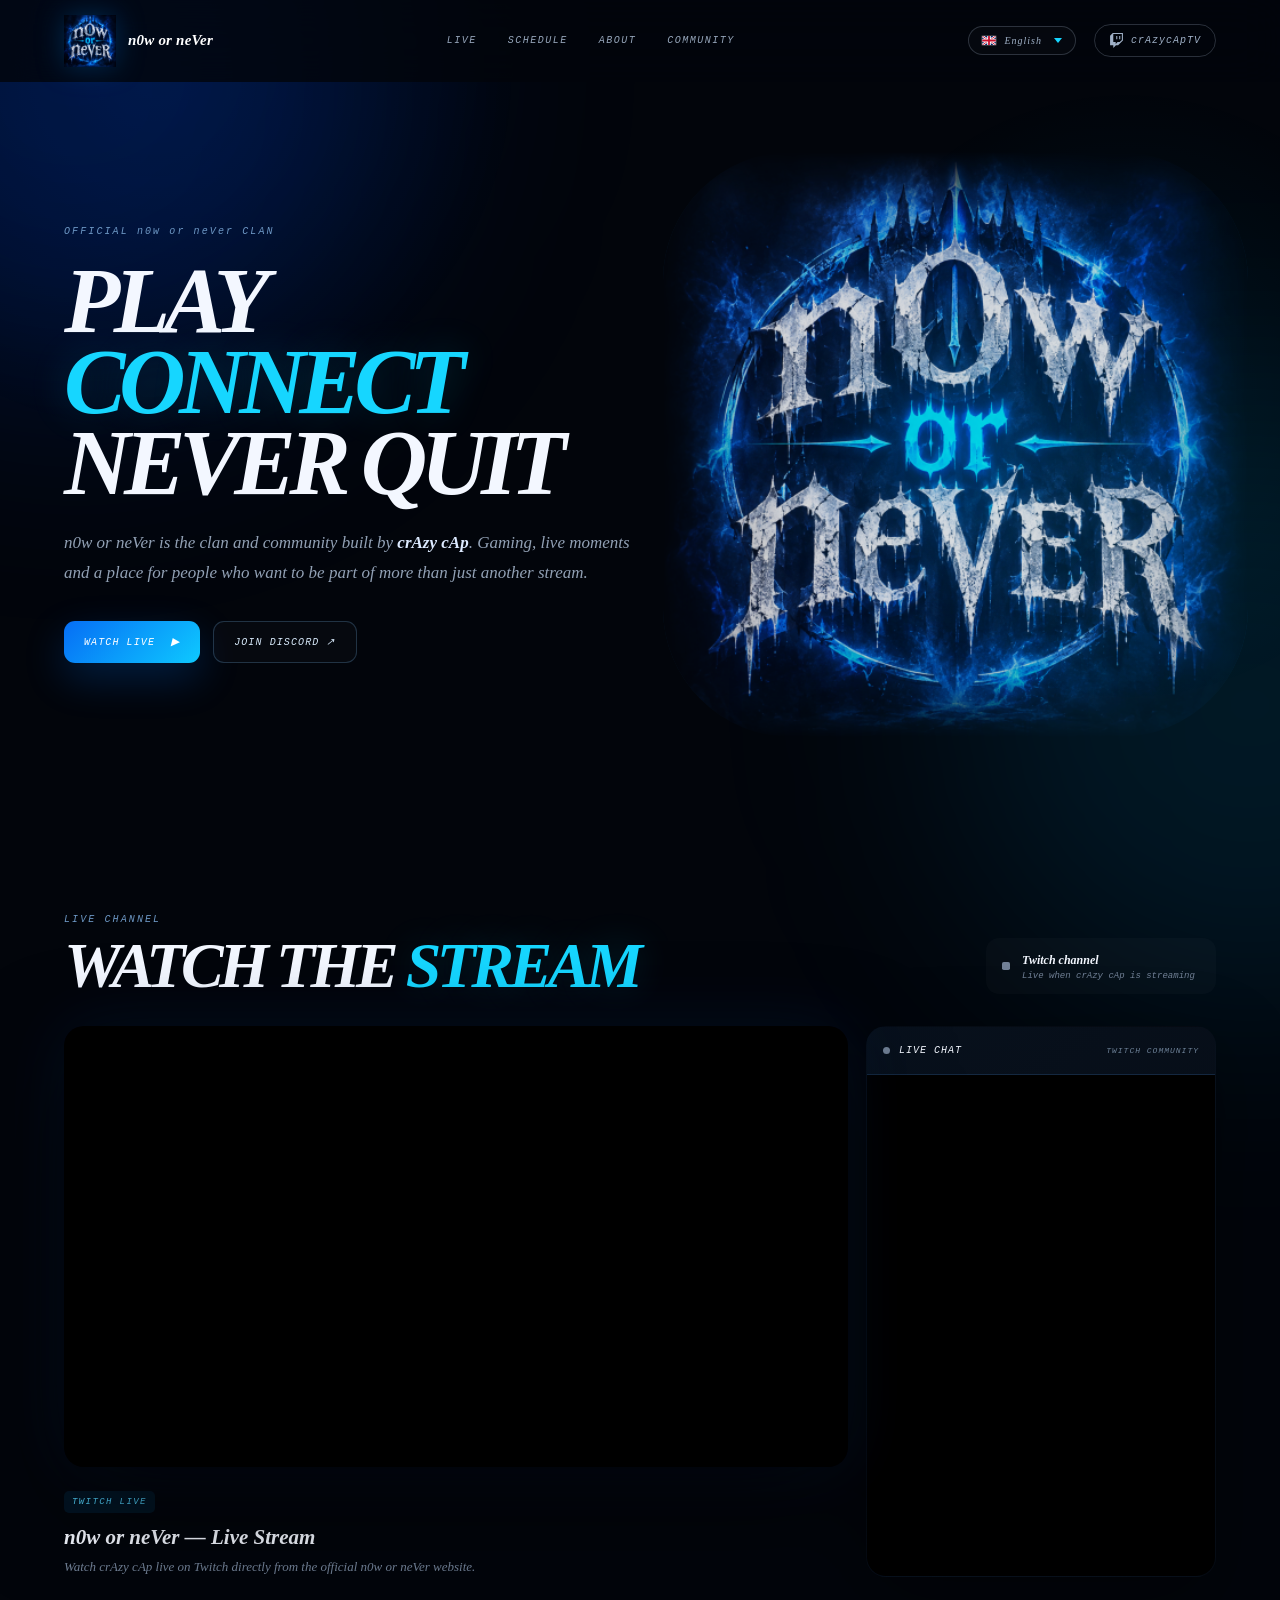
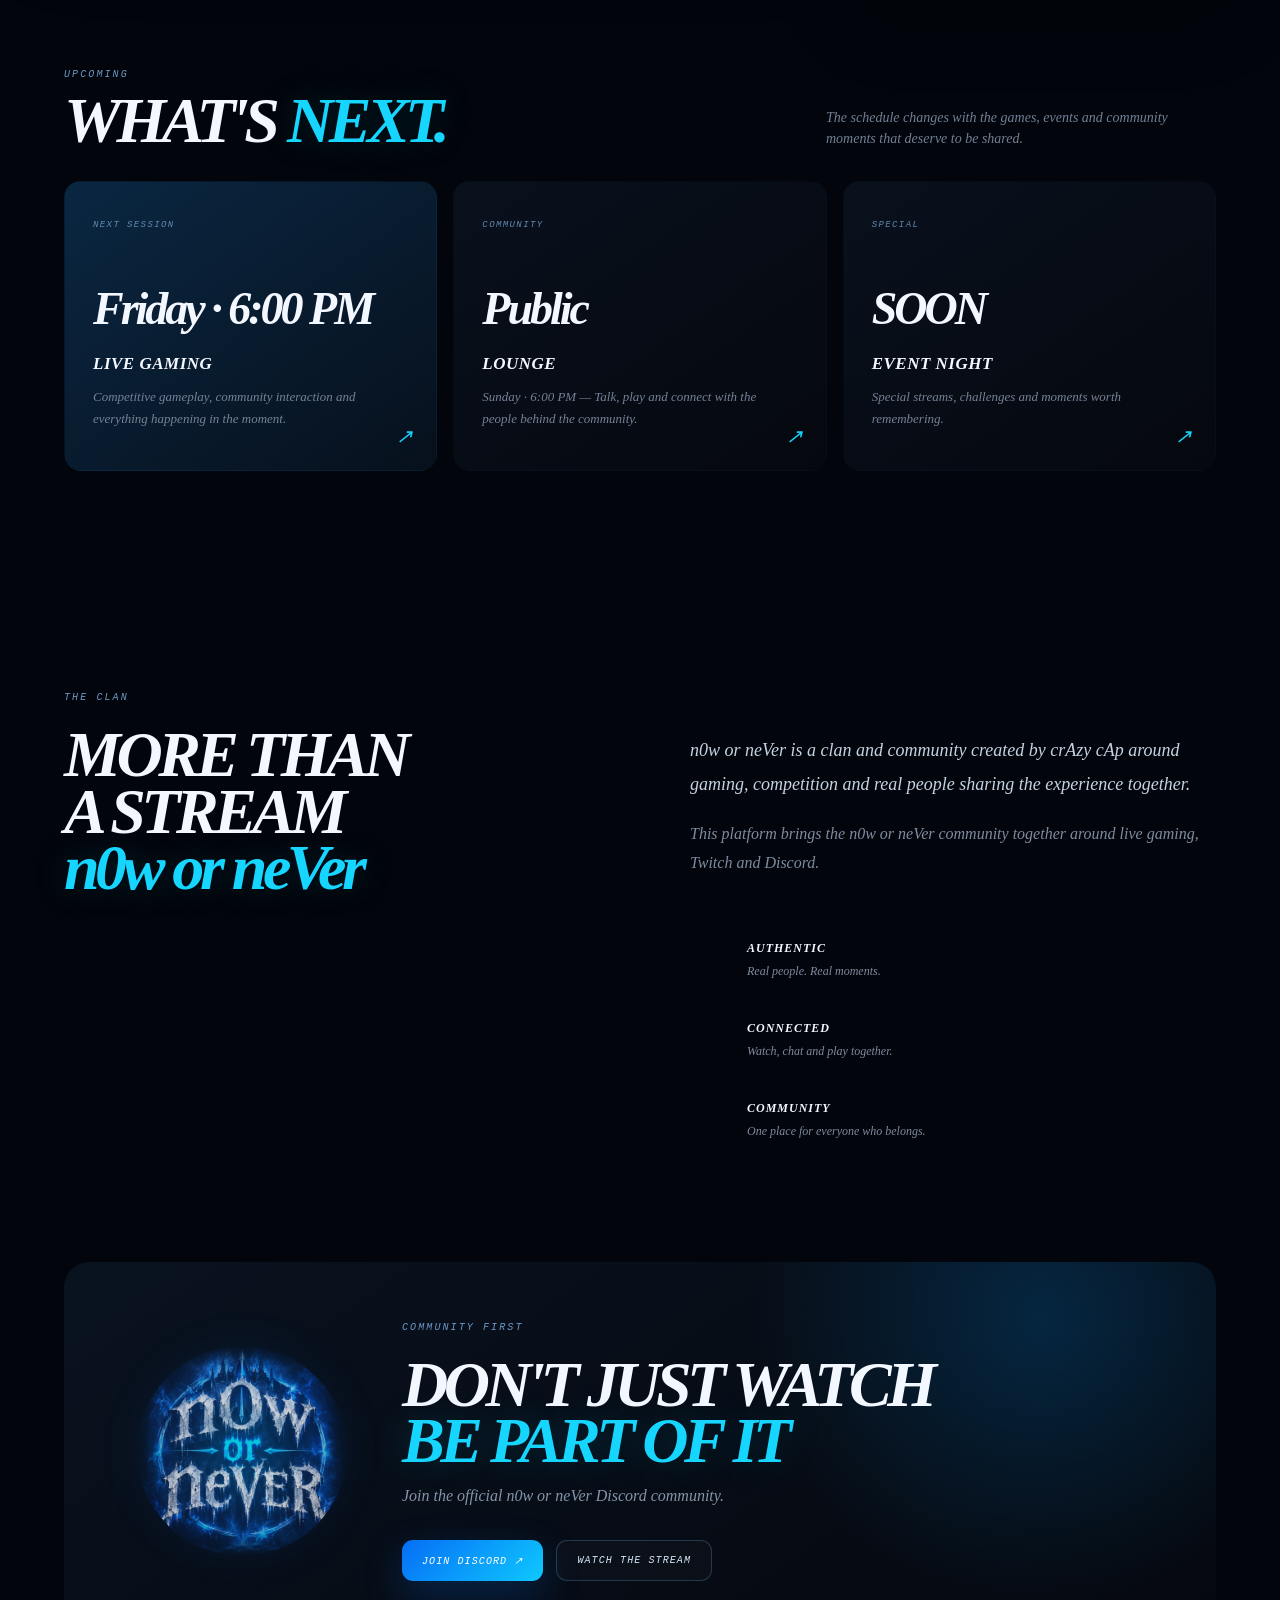
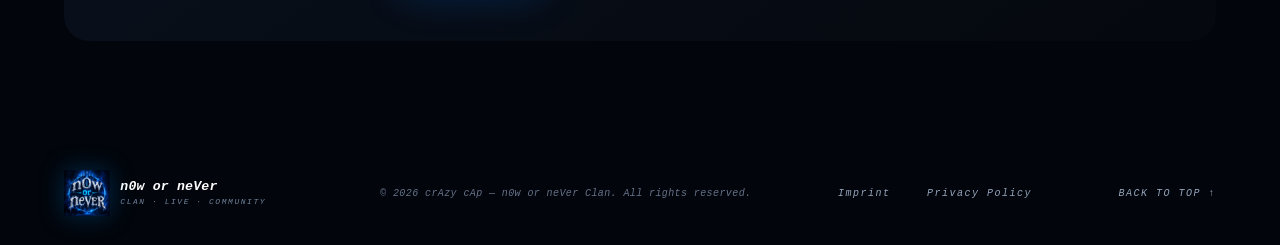
<file: index.html>
<!DOCTYPE html>
<html lang="en">
 <head>
  <meta charset="utf-8"/>
  <meta content="width=device-width, initial-scale=1.0" name="viewport"/>
  <meta content="n0w or neVer &mdash; official clan, live stream and community by crAzy cAp." name="description"/>
  <meta content="#020713" name="theme-color"/>
  <title>
   n0w or neVer | Live by crAzy cAp
  </title>
  <!-- CSS -->
  <link href="style.css" rel="stylesheet"/>
 </head>
 <body>
  <!-- Background -->
  <div class="ambient ambient-a">
  </div>
  <div class="ambient ambient-b">
  </div>
  <div class="grid">
  </div>
  <!-- =====================================================
       HEADER
  ====================================================== -->
  <header class="site-header">
   <!-- Logo -->
   <a aria-label="n0w or neVer home" class="brand" href="#top">
    <img alt="n0w or neVer logo" class="brand-logo" src="logo.png"/>
    <span class="brand-copy">
     <strong>
      n0w or neVer
     </strong>
    </span>
   </a>
   <!-- Navigation -->
   <nav aria-label="Main navigation" class="desktop-nav">
    <a data-i18n="nav_live" href="#live">
     LIVE
    </a>
    <a data-i18n="nav_schedule" href="#schedule">
     SCHEDULE
    </a>
    <a data-i18n="nav_about" href="#about">
     ABOUT
    </a>
    <a data-i18n="nav_community" href="#community">
     COMMUNITY
    </a>
   </nav>
   <!-- Header Status -->
   <div class="header-actions">
    <div class="language-switcher">
     <button aria-expanded="false" aria-haspopup="true" aria-label="Select language" class="language-dropdown-button" id="languageDropdownButton" type="button">
      <svg class="language-flag flag-gb" aria-hidden="true" viewBox="0 0 60 40" role="img">
       <rect width="60" height="40" fill="#012169"/>
       <path d="M0 0 60 40M60 0 0 40" stroke="#fff" stroke-width="10"/>
       <path d="M0 0 60 40M60 0 0 40" stroke="#c8102e" stroke-width="4"/>
       <path d="M30 0v40M0 20h60" stroke="#fff" stroke-width="16"/>
       <path d="M30 0v40M0 20h60" stroke="#c8102e" stroke-width="8"/>
      </svg>
      <span class="language-label">English</span>
     </button>
     <div class="language-dropdown" id="languageDropdown" role="menu">
      <button class="language-option" data-lang="en" role="menuitem" type="button">
       <svg class="language-flag flag-gb" aria-hidden="true" viewBox="0 0 60 40" role="img">
        <rect width="60" height="40" fill="#012169"/>
        <path d="M0 0 60 40M60 0 0 40" stroke="#fff" stroke-width="10"/>
        <path d="M0 0 60 40M60 0 0 40" stroke="#c8102e" stroke-width="4"/>
        <path d="M30 0v40M0 20h60" stroke="#fff" stroke-width="16"/>
        <path d="M30 0v40M0 20h60" stroke="#c8102e" stroke-width="8"/>
       </svg>
       <span>English</span>
      </button>
      <button class="language-option" data-lang="de" role="menuitem" type="button">
       <svg class="language-flag flag-de" aria-hidden="true" viewBox="0 0 60 40" role="img">
        <rect width="60" height="40" fill="#ffce00"/>
         <rect width="60" height="13.33" fill="#000"/>
         <rect width="60" height="13.34" y="13.33" fill="#dd0000"/>
       </svg>
       <span>Deutsch</span>
      </button>
     </div>
    </div>
    <a class="live-indicator live-indicator-link" href="https://www.twitch.tv/crazycaptv" id="headerTwitchButton" rel="noopener" target="_blank">
     <svg aria-hidden="true" class="twitch-glyph" fill="currentColor" viewbox="0 0 24 24">
      <path d="M6 0 1.714 4.286v15.428h5.143V24l4.286-4.286h3.428L22.286 12V0Zm14.571 11.143-3.428 3.428h-3.429l-3 3v-3H6.857V1.714h13.714Z">
      </path>
      <path d="M11.571 4.714h1.715v5.143H11.57Zm4.715 0H18v5.143h-1.714Z">
      </path>
     </svg>
     <span id="headerStatus">
      crAzycApTV
     </span>
    </a>
    <!-- Mobile Menu -->
    <button aria-label="Open navigation" class="menu-button" id="menuButton" type="button">
     ☰
    </button>
   </div>
  </header>
  <!-- =====================================================
       MAIN
  ====================================================== -->
  <main id="top">
   <!-- =================================================
         HERO
    ================================================== -->
   <section class="hero section-shell">
    <!-- Hero Text -->
    <div class="hero-copy">
     <div class="eyebrow" data-i18n="hero_eyebrow">
      <span>
      </span>
      OFFICIAL n0w or neVer CLAN
     </div>
     <h1>
      PLAY
      <br/>
      <em>
       CONNECT
      </em>
      <br/>
      NEVER QUIT
     </h1>
     <p data-i18n="hero_desc">
      n0w or neVer is the clan and community built by
      <strong>
       crAzy cAp
      </strong>
      .

          Gaming, live moments and a place for people who want
          to be part of more than just another stream.
     </p>
     <!-- Hero Buttons -->
     <div class="hero-actions">
      <a class="button button-primary" data-i18n="hero_watch" href="#live">
       WATCH LIVE
       <b>
        ▶
       </b>
      </a>
      <a class="button button-ghost" data-i18n="hero_discord" href="https://discord.gg/TmPJpB9x" rel="noopener" target="_blank">
       JOIN DISCORD &nearrow;
      </a>
     </div>
    </div>
    <!-- Hero Logo -->
    <div aria-hidden="true" class="hero-visual">
     <div class="logo-aura">
     </div>
     <img alt="" class="hero-logo" src="logo.png"/>
    </div>
   </section>
   <!-- =================================================
         LIVE STREAM
    ================================================== -->
   <section class="live-section section-shell" id="live">
    <!-- Section Heading -->
    <div class="section-heading">
     <div>
      <span class="eyebrow" data-i18n="live_eyebrow">
       <span>
       </span>
       LIVE CHANNEL
      </span>
      <h2 data-i18n="live_heading">
       WATCH THE
       <em>
        STREAM
       </em>
      </h2>
     </div>
     <!-- Stream Status -->
     <div class="status-card">
      <i id="statusDot">
      </i>
      <div>
       <strong data-i18n="live_status" id="streamStatus">
        Twitch channel
       </strong>
       <span data-i18n="live_detail" id="statusDetail">
        Loading player&hellip;
       </span>
      </div>
     </div>
    </div>
    <!-- =================================================
           STREAM + CHAT
      ================================================== -->
    <div class="live-layout">
     <!-- VIDEO -->
     <div class="video-column">
      <div class="player-frame" id="playerFrame">
       <!-- Official Twitch Player -->
       <div class="twitch-player" id="twitchPlayer">
       </div>
      </div>
      <!-- Stream Footer -->
      <div class="stream-footer">
       <div class="stream-info">
        <span class="tag" data-i18n="stream_tag">
         TWITCH LIVE
        </span>
        <h3 data-i18n="stream_title">
         n0w or neVer &mdash; Live Stream
        </h3>
        <p data-i18n="stream_desc">
         Watch crAzy cAp live on Twitch directly from the
                official n0w or neVer website.
        </p>
       </div>
      </div>
     </div>
     <!-- =================================================
             LIVE CHAT
        ================================================== -->
     <aside aria-label="Twitch live chat" class="chat-frame">
      <div class="chat-header">
       <span class="chat-live-dot" id="chatLiveDot">
       </span>
       <strong data-i18n="chat_title">
        LIVE CHAT
       </strong>
       <span data-i18n="chat_subtitle">
        TWITCH COMMUNITY
       </span>
      </div>
      <!-- Official Twitch Chat -->
      <iframe allow="clipboard-write" id="twitchChat" title="n0w or neVer Twitch live chat">
      </iframe>
     </aside>
    </div>
   </section>
   <!-- =================================================
         SCHEDULE
    ================================================== -->
   <section class="section-shell schedule-section" id="schedule">
    <div class="section-heading compact">
     <div>
      <span class="eyebrow" data-i18n="schedule_eyebrow">
       <span>
       </span>
       UPCOMING
      </span>
      <h2 data-i18n="schedule_heading">
       WHAT'S
       <em>
        NEXT.
       </em>
      </h2>
     </div>
     <p class="section-intro" data-i18n="schedule_intro">
      The schedule changes with the games,
          events and community moments that deserve
          to be shared.
     </p>
    </div>
    <div class="schedule-grid">
     <!-- Schedule 1 -->
     <article class="schedule-card featured">
      <span class="schedule-label" data-i18n="schedule1_label">
       NEXT SESSION
      </span>
      <div class="schedule-time" data-i18n="schedule1_time">
       Friday · 6:00 PM
      </div>
      <h3 data-i18n="schedule1_title">
       LIVE GAMING
      </h3>
      <p data-i18n="schedule1_desc">
       Competitive gameplay,
            community interaction and everything happening in the moment.
      </p>
      <span class="schedule-arrow">
       &nearrow;
      </span>
     </article>
     <!-- Schedule 2 -->
     <article class="schedule-card">
      <span class="schedule-label" data-i18n="schedule2_label">
       COMMUNITY
      </span>
      <div class="schedule-time" data-i18n="schedule2_time">
       Public
      </div>
      <h3 data-i18n="schedule2_title">
       LOUNGE
      </h3>
      <p data-i18n="schedule2_desc">
       Talk, play and connect
            with the people behind
            the community.
      </p>
      <span class="schedule-arrow">
       &nearrow;
      </span>
     </article>
     <!-- Schedule 3 -->
     <article class="schedule-card">
      <span class="schedule-label" data-i18n="schedule3_label">
       SPECIAL
      </span>
      <div class="schedule-time" data-i18n="schedule3_time">
       SOON
      </div>
      <h3 data-i18n="schedule3_title">
       EVENT NIGHT
      </h3>
      <p data-i18n="schedule3_desc">
       Special streams,
            challenges and moments
            worth remembering.
      </p>
      <span class="schedule-arrow">
       &nearrow;
      </span>
     </article>
    </div>
   </section>
   <!-- =================================================
         ABOUT
    ================================================== -->
   <section class="about-section section-shell" id="about">
    <div class="about-big">
     <span class="eyebrow" data-i18n="about_eyebrow">
      <span>
      </span>
      THE CLAN
     </span>
     <h2 data-i18n="about_heading">
      MORE THAN
      <br/>
      A STREAM
      <br/>
      <em>
       n0w or neVer
      </em>
     </h2>
    </div>
    <div class="about-copy">
     <p class="lead" data-i18n="about_lead">
      n0w or neVer is a clan and community
          created by crAzy cAp around gaming,
          competition and real people sharing
          the experience together.
     </p>
     <p data-i18n="about_desc">
      This platform brings the n0w or neVer community
          together around live gaming, Twitch and Discord.
     </p>
     <!-- Principles -->
     <div class="principles">
      <div>
       <span>
       </span>
       <strong data-i18n="principle1_title">
        AUTHENTIC
       </strong>
       <p data-i18n="principle1_desc">
        Real people. Real moments.
       </p>
      </div>
      <div>
       <span>
       </span>
       <strong data-i18n="principle2_title">
        CONNECTED
       </strong>
       <p data-i18n="principle2_desc">
        Watch, chat and play together.
       </p>
      </div>
      <div>
       <span>
       </span>
       <strong data-i18n="principle3_title">
        COMMUNITY
       </strong>
       <p data-i18n="principle3_desc">
        One place for everyone who belongs.
       </p>
      </div>
     </div>
    </div>
   </section>
   <!-- =================================================
         COMMUNITY
    ================================================== -->
   <section class="community-cta section-shell" id="community">
    <!-- Community Logo -->
    <div class="cta-logo-wrap">
     <img alt="n0w or neVer" src="logo.png"/>
    </div>
    <!-- Community Content -->
    <div class="cta-content">
     <span class="eyebrow" data-i18n="community_eyebrow">
      <span>
      </span>
      COMMUNITY FIRST
     </span>
     <h2 data-i18n="community_heading">
      DON'T JUST WATCH
      <br/>
      <em>
       BE PART OF IT
      </em>
     </h2>
     <p data-i18n="community_desc">
      Join the official n0w or neVer Discord community.
     </p>
     <!-- Community Buttons -->
     <div class="hero-actions">
      <a class="button button-primary" data-i18n="community_discord" href="https://discord.gg/TmPJpB9x" rel="noopener" target="_blank">
       JOIN DISCORD &nearrow;
      </a>
      <a class="button button-ghost" data-i18n="community_watch" href="#live">
       WATCH THE STREAM
      </a>
     </div>
    </div>
   </section>
  </main>
  <!-- =====================================================
       FOOTER
  ====================================================== -->
  <footer>
   <!-- Footer Brand -->
   <div class="brand footer-brand">
    <img alt="n0w or neVer logo" class="brand-logo" src="logo.png"/>
    <span class="brand-copy">
     <strong>
      n0w or neVer
     </strong>
     <small>
      CLAN &middot; LIVE &middot; COMMUNITY
     </small>
    </span>
   </div>
   <!-- Copyright -->
   <span id="footerCopy" data-i18n="footer_copy"></span>

   <!-- Legal Links -->
   <span class="footer-legal">
    <a data-i18n="footer_imprint" href="impressum.html" style="margin-right: 30px;">
     Imprint
    </a>
    <a data-i18n="footer_privacy" href="datenschutz.html">
     Privacy Policy
    </a>
   </span>
   <!-- Back To Top -->
   <a data-i18n="footer_top" href="#top">
    BACK TO TOP &uarr;
   </a>
  </footer>
  <!-- =====================================================
       WEBSITE JAVASCRIPT
  ====================================================== -->
  <script src="script.js">
  </script>
 </body>
</html>
</file>
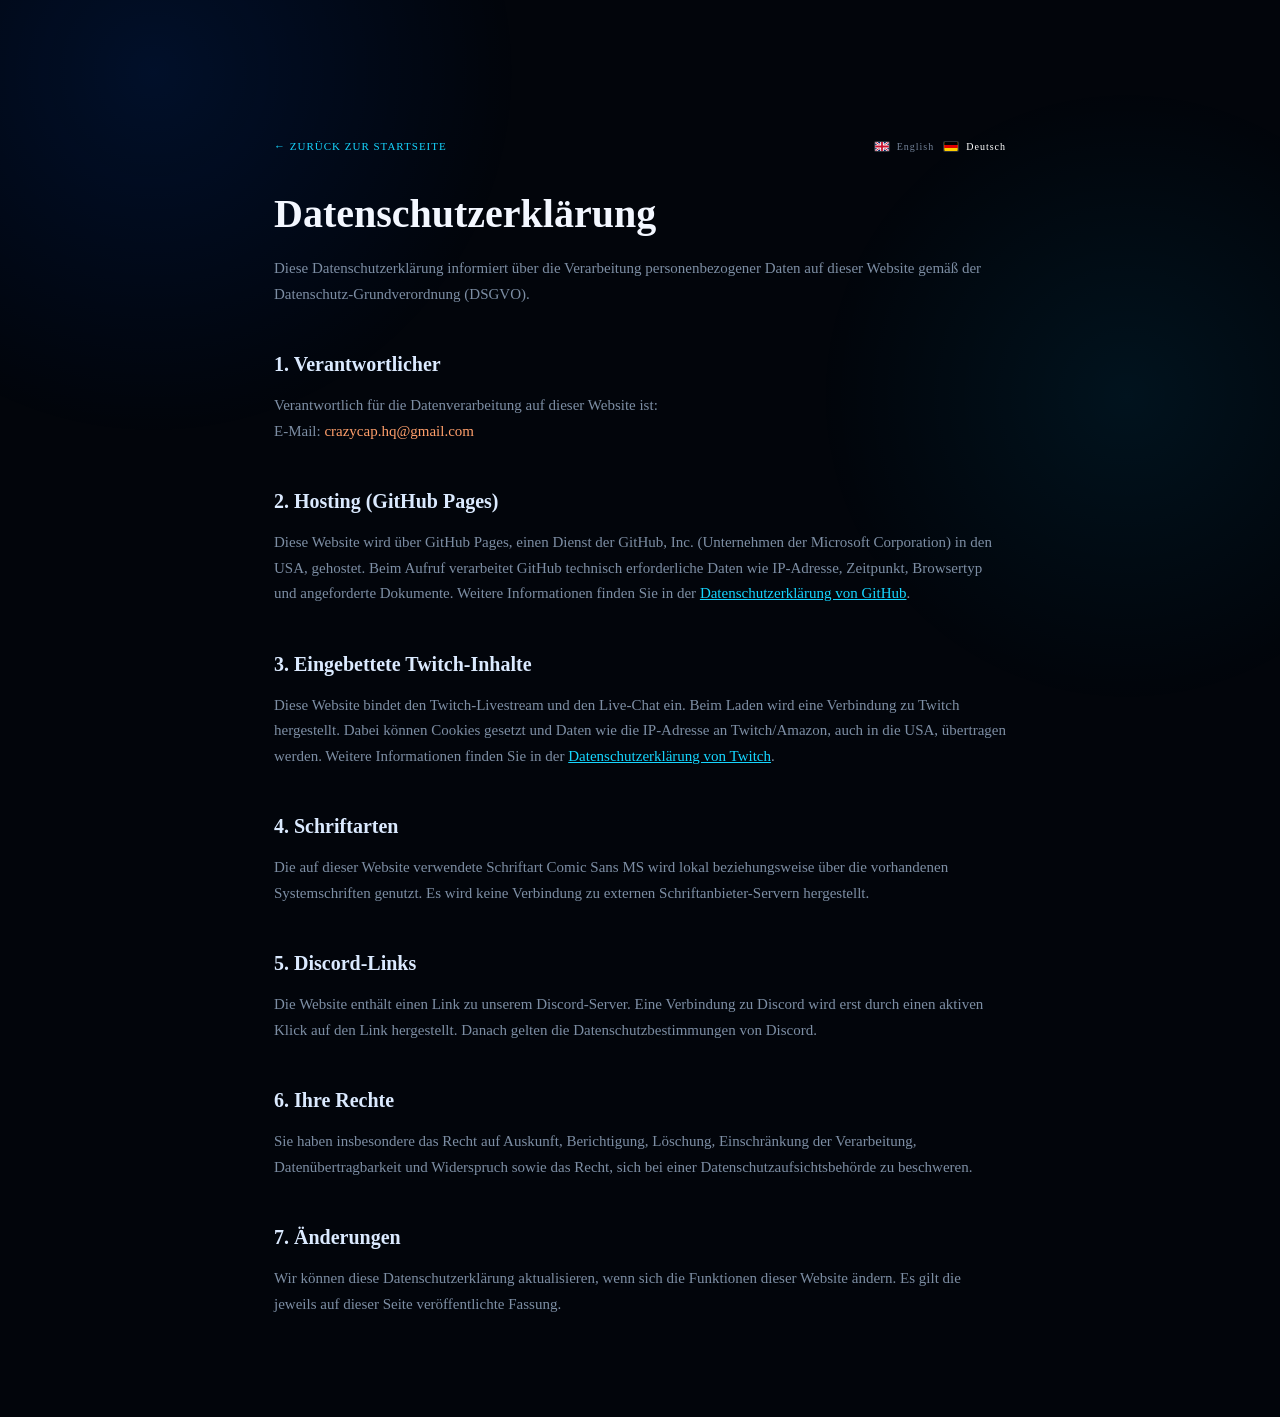
<file: datenschutz.html>
<!DOCTYPE html>
<html lang="de">
<head>
  <meta charset="UTF-8">
  <meta name="viewport" content="width=device-width, initial-scale=1.0">
  <meta name="robots" content="noindex">
  <title>Datenschutz | n0w or neVer</title>
  <link rel="stylesheet" href="style.css">
  <style>
    .legal-page { max-width: 780px; margin: 0 auto; padding: 140px 24px 100px; color: var(--text); line-height: 1.7; }
    .legal-page h1, .legal-page h2 { font-family: "Comic Sans MS", cursive; }
    .legal-page h1 { font-size: clamp(28px, 5vw, 40px); margin-bottom: 8px; text-wrap: balance; }
    .legal-page h2 { font-size: 20px; margin: 40px 0 12px; color: var(--ice); text-wrap: balance; }
    .legal-page p, .legal-page li { color: var(--muted); font-size: 15px; }
    .legal-page a { color: var(--cyan); }
    .legal-page .placeholder { color: #ff9f6b; }
    .legal-toolbar { display:flex; justify-content:space-between; align-items:center; gap:16px; margin-bottom:28px; }
    .legal-back { display:inline-block; font:11px "Comic Sans MS", cursive; letter-spacing:1px; color:var(--cyan); text-decoration:none; }
    .legal-lang { display:flex; align-items:center; gap:10px; font:10px "Comic Sans MS", cursive; letter-spacing:1px; }
    .legal-lang a { display:inline-flex; align-items:center; gap:4px; }
    .legal-lang a { text-decoration:none; color:#718096; }
    .legal-lang a.active, .legal-lang a:hover { color:#fff; }
  </style>
</head>
<body>
  <main class="legal-page">
    <div class="legal-toolbar">
      <a class="legal-back" href="index.html">← ZURÜCK ZUR STARTSEITE</a>
      <nav class="legal-lang" aria-label="Sprache">
        <a href="privacy-policy.html"><svg class="language-flag flag-gb" aria-hidden="true" viewBox="0 0 60 40"><rect width="60" height="40" fill="#012169"/><path d="M0 0 60 40M60 0 0 40" stroke="#fff" stroke-width="10"/><path d="M0 0 60 40M60 0 0 40" stroke="#c8102e" stroke-width="4"/><path d="M30 0v40M0 20h60" stroke="#fff" stroke-width="16"/><path d="M30 0v40M0 20h60" stroke="#c8102e" stroke-width="8"/></svg>English</a>
        <a class="active" href="datenschutz.html"><svg class="language-flag flag-de" aria-hidden="true" viewBox="0 0 60 40"><rect width="60" height="40" fill="#ffce00"/><rect width="60" height="13.33" fill="#000"/><rect width="60" height="13.34" y="13.33" fill="#dd0000"/></svg>Deutsch</a>
      </nav>
    </div>
    <h1>Datenschutzerklärung</h1>
    <p>Diese Datenschutzerklärung informiert über die Verarbeitung personenbezogener Daten auf dieser Website gemäß der Datenschutz-Grundverordnung (DSGVO).</p>
    <h2>1. Verantwortlicher</h2>
    <p>Verantwortlich für die Datenverarbeitung auf dieser Website ist:<br>E-Mail: <span class="placeholder">crazycap.hq@gmail.com</span></p>
    <h2>2. Hosting (GitHub Pages)</h2>
    <p>Diese Website wird über GitHub Pages, einen Dienst der GitHub, Inc. (Unternehmen der Microsoft Corporation) in den USA, gehostet. Beim Aufruf verarbeitet GitHub technisch erforderliche Daten wie IP-Adresse, Zeitpunkt, Browsertyp und angeforderte Dokumente. Weitere Informationen finden Sie in der <a href="https://docs.github.com/site-policy/privacy-policies/github-privacy-statement" target="_blank" rel="noopener">Datenschutzerklärung von GitHub</a>.</p>
    <h2>3. Eingebettete Twitch-Inhalte</h2>
    <p>Diese Website bindet den Twitch-Livestream und den Live-Chat ein. Beim Laden wird eine Verbindung zu Twitch hergestellt. Dabei können Cookies gesetzt und Daten wie die IP-Adresse an Twitch/Amazon, auch in die USA, übertragen werden. Weitere Informationen finden Sie in der <a href="https://legal.twitch.tv/legal/privacy/" target="_blank" rel="noopener">Datenschutzerklärung von Twitch</a>.</p>
    <h2>4. Schriftarten</h2>
    <p>Die auf dieser Website verwendete Schriftart Comic Sans MS wird lokal beziehungsweise über die vorhandenen Systemschriften genutzt. Es wird keine Verbindung zu externen Schriftanbieter-Servern hergestellt.</p>
    <h2>5. Discord-Links</h2>
    <p>Die Website enthält einen Link zu unserem Discord-Server. Eine Verbindung zu Discord wird erst durch einen aktiven Klick auf den Link hergestellt. Danach gelten die Datenschutzbestimmungen von Discord.</p>
    <h2>6. Ihre Rechte</h2>
    <p>Sie haben insbesondere das Recht auf Auskunft, Berichtigung, Löschung, Einschränkung der Verarbeitung, Datenübertragbarkeit und Widerspruch sowie das Recht, sich bei einer Datenschutzaufsichtsbehörde zu beschweren.</p>
    <h2>7. Änderungen</h2>
    <p>Wir können diese Datenschutzerklärung aktualisieren, wenn sich die Funktionen dieser Website ändern. Es gilt die jeweils auf dieser Seite veröffentlichte Fassung.</p>
  </main>
</body>
</html>
</file>
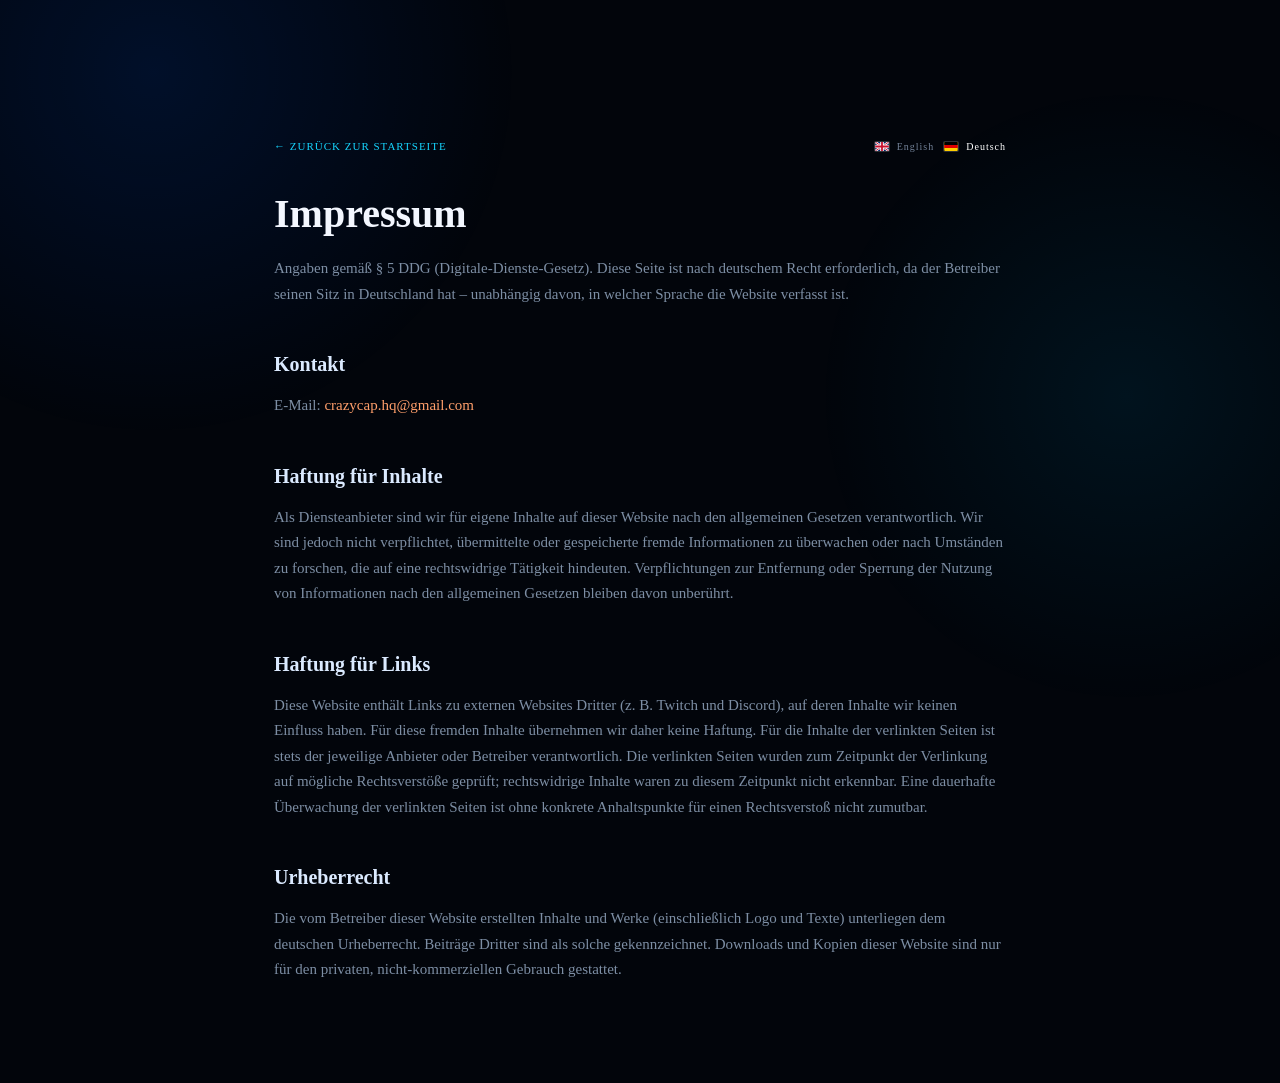
<file: impressum.html>
<!DOCTYPE html>
<html lang="de">
<head>
  <meta charset="UTF-8">
  <meta name="viewport" content="width=device-width, initial-scale=1.0">
  <meta name="robots" content="noindex">
  <title>Impressum | n0w or neVer</title>
  <link rel="stylesheet" href="style.css">
  <style>
    .legal-page { max-width: 780px; margin: 0 auto; padding: 140px 24px 100px; color: var(--text); line-height: 1.7; }
    .legal-page h1, .legal-page h2 { font-family: "Comic Sans MS", cursive; }
    .legal-page h1 { font-size: clamp(28px, 5vw, 40px); margin-bottom: 8px; text-wrap: balance; }
    .legal-page h2 { font-size: 20px; margin: 40px 0 12px; color: var(--ice); text-wrap: balance; }
    .legal-page p { color: var(--muted); font-size: 15px; }
    .legal-page a { color: var(--cyan); }
    .legal-page .placeholder { color: #ff9f6b; }
    .legal-toolbar { display:flex; justify-content:space-between; align-items:center; gap:16px; margin-bottom:28px; }
    .legal-back { display:inline-block; font:11px "Comic Sans MS", cursive; letter-spacing:1px; color:var(--cyan); text-decoration:none; }
    .legal-lang { display:flex; align-items:center; gap:10px; font:10px "Comic Sans MS", cursive; letter-spacing:1px; }
    .legal-lang a { display:inline-flex; align-items:center; gap:4px; }
    .legal-lang a { text-decoration:none; color:#718096; }
    .legal-lang a.active, .legal-lang a:hover { color:#fff; }
  </style>
</head>
<body>
  <main class="legal-page">
    <div class="legal-toolbar">
      <a class="legal-back" href="index.html">← ZURÜCK ZUR STARTSEITE</a>
      <nav class="legal-lang" aria-label="Sprache">
        <a href="imprint.html"><svg class="language-flag flag-gb" aria-hidden="true" viewBox="0 0 60 40"><rect width="60" height="40" fill="#012169"/><path d="M0 0 60 40M60 0 0 40" stroke="#fff" stroke-width="10"/><path d="M0 0 60 40M60 0 0 40" stroke="#c8102e" stroke-width="4"/><path d="M30 0v40M0 20h60" stroke="#fff" stroke-width="16"/><path d="M30 0v40M0 20h60" stroke="#c8102e" stroke-width="8"/></svg>English</a>
        <a class="active" href="impressum.html"><svg class="language-flag flag-de" aria-hidden="true" viewBox="0 0 60 40"><rect width="60" height="40" fill="#ffce00"/><rect width="60" height="13.33" fill="#000"/><rect width="60" height="13.34" y="13.33" fill="#dd0000"/></svg>Deutsch</a>
      </nav>
    </div>

    <h1>Impressum</h1>
    <p>Angaben gemäß § 5 DDG (Digitale-Dienste-Gesetz). Diese Seite ist nach deutschem Recht erforderlich, da der Betreiber seinen Sitz in Deutschland hat – unabhängig davon, in welcher Sprache die Website verfasst ist.</p>

    <h2>Kontakt</h2>
    <p>E-Mail: <span class="placeholder">crazycap.hq@gmail.com</span></p>

    <h2>Haftung für Inhalte</h2>
    <p>Als Diensteanbieter sind wir für eigene Inhalte auf dieser Website nach den allgemeinen Gesetzen verantwortlich. Wir sind jedoch nicht verpflichtet, übermittelte oder gespeicherte fremde Informationen zu überwachen oder nach Umständen zu forschen, die auf eine rechtswidrige Tätigkeit hindeuten. Verpflichtungen zur Entfernung oder Sperrung der Nutzung von Informationen nach den allgemeinen Gesetzen bleiben davon unberührt.</p>

    <h2>Haftung für Links</h2>
    <p>Diese Website enthält Links zu externen Websites Dritter (z. B. Twitch und Discord), auf deren Inhalte wir keinen Einfluss haben. Für diese fremden Inhalte übernehmen wir daher keine Haftung. Für die Inhalte der verlinkten Seiten ist stets der jeweilige Anbieter oder Betreiber verantwortlich. Die verlinkten Seiten wurden zum Zeitpunkt der Verlinkung auf mögliche Rechtsverstöße geprüft; rechtswidrige Inhalte waren zu diesem Zeitpunkt nicht erkennbar. Eine dauerhafte Überwachung der verlinkten Seiten ist ohne konkrete Anhaltspunkte für einen Rechtsverstoß nicht zumutbar.</p>

    <h2>Urheberrecht</h2>
    <p>Die vom Betreiber dieser Website erstellten Inhalte und Werke (einschließlich Logo und Texte) unterliegen dem deutschen Urheberrecht. Beiträge Dritter sind als solche gekennzeichnet. Downloads und Kopien dieser Website sind nur für den privaten, nicht-kommerziellen Gebrauch gestattet.</p>
  </main>
</body>
</html>
</file>
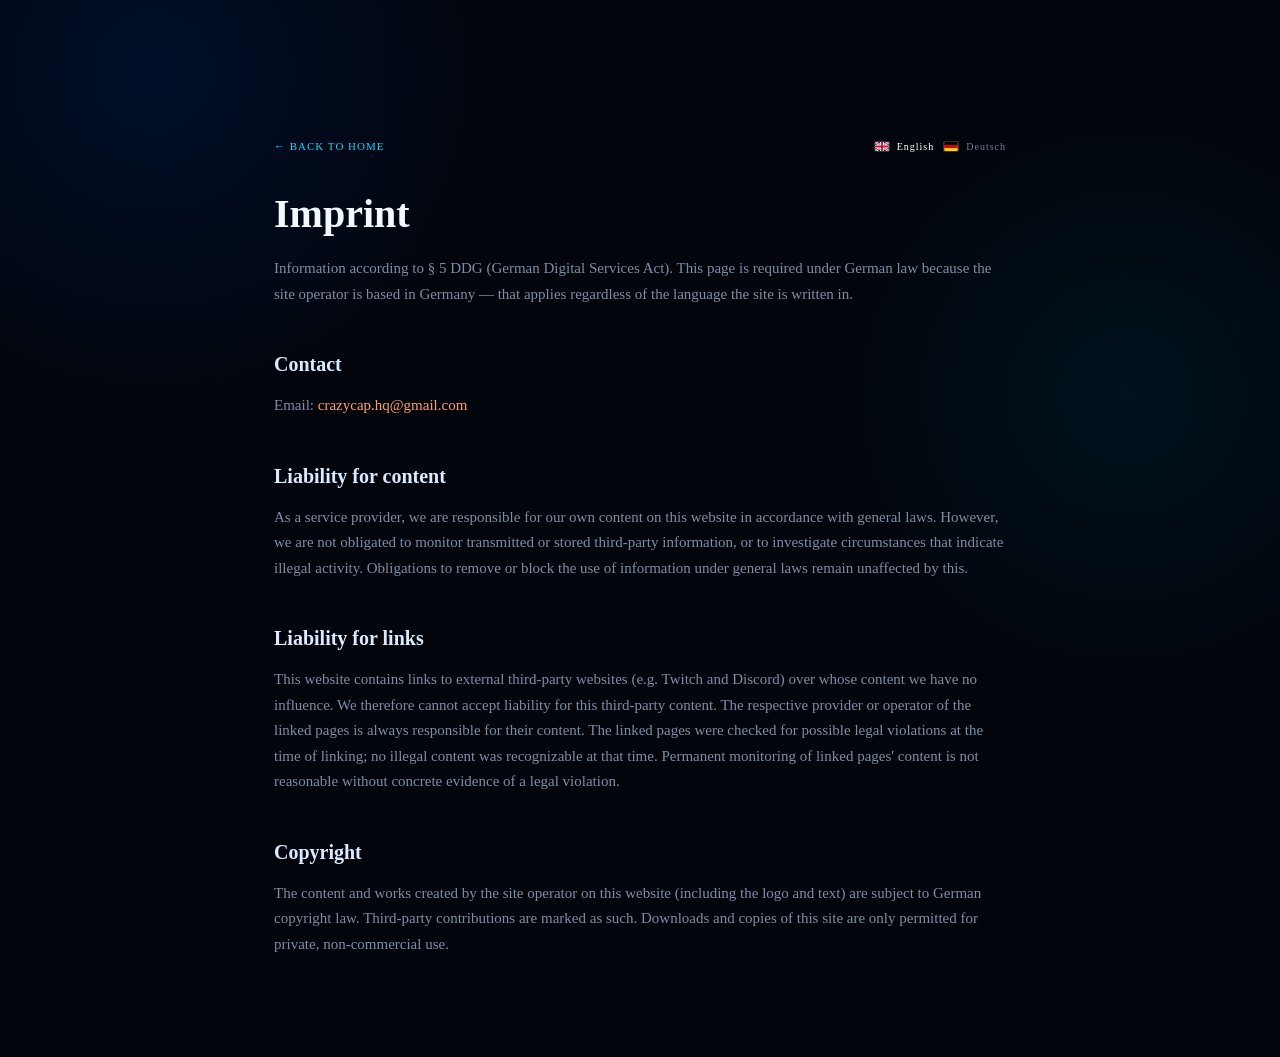
<file: imprint.html>
<!DOCTYPE html>
<html lang="en">
<head>
  <meta charset="UTF-8">
  <meta name="viewport" content="width=device-width, initial-scale=1.0">
  <meta name="robots" content="noindex">
  <title>Imprint | n0w or neVer</title>
  <link rel="stylesheet" href="style.css">
  <style>
    .legal-page { max-width: 780px; margin: 0 auto; padding: 140px 24px 100px; color: var(--text); line-height: 1.7; }
    .legal-page h1, .legal-page h2 { font-family: "Comic Sans MS", cursive; }
    .legal-page h1 { font-size: clamp(28px, 5vw, 40px); margin-bottom: 8px; text-wrap: balance; }
    .legal-page h2 { font-size: 20px; margin: 40px 0 12px; color: var(--ice); text-wrap: balance; }
    .legal-page p, .legal-page li { color: var(--muted); font-size: 15px; }
    .legal-page a { color: var(--cyan); }
    .legal-page .placeholder { color: #ff9f6b; }
    .legal-toolbar { display:flex; justify-content:space-between; align-items:center; gap:16px; margin-bottom:28px; }
    .legal-back { display:inline-block; font:11px "Comic Sans MS", cursive; letter-spacing:1px; color:var(--cyan); text-decoration:none; }
    .legal-lang { display:flex; align-items:center; gap:10px; font:10px "Comic Sans MS", cursive; letter-spacing:1px; }
    .legal-lang a { display:inline-flex; align-items:center; gap:4px; }
    .legal-lang a { text-decoration:none; color:#718096; }
    .legal-lang a.active, .legal-lang a:hover { color:#fff; }
  </style>
</head>
<body>
  <main class="legal-page">
    <div class="legal-toolbar">
      <a class="legal-back" href="index.html">← BACK TO HOME</a>
      <nav class="legal-lang" aria-label="Language">
        <a class="active" href="imprint.html"><svg class="language-flag flag-gb" aria-hidden="true" viewBox="0 0 60 40"><rect width="60" height="40" fill="#012169"/><path d="M0 0 60 40M60 0 0 40" stroke="#fff" stroke-width="10"/><path d="M0 0 60 40M60 0 0 40" stroke="#c8102e" stroke-width="4"/><path d="M30 0v40M0 20h60" stroke="#fff" stroke-width="16"/><path d="M30 0v40M0 20h60" stroke="#c8102e" stroke-width="8"/></svg>English</a>
        <a href="impressum.html"><svg class="language-flag flag-de" aria-hidden="true" viewBox="0 0 60 40"><rect width="60" height="40" fill="#ffce00"/><rect width="60" height="13.33" fill="#000"/><rect width="60" height="13.34" y="13.33" fill="#dd0000"/></svg>Deutsch</a>
      </nav>
    </div>

    <h1>Imprint</h1>
    <p>Information according to § 5 DDG (German Digital Services Act). This page is required under German law because the site operator is based in Germany — that applies regardless of the language the site is written in.</p>

    <h2>Contact</h2>
    <p>Email: <span class="placeholder">crazycap.hq@gmail.com</span></p>

    <h2>Liability for content</h2>
    <p>As a service provider, we are responsible for our own content on this website in accordance with general laws. However, we are not obligated to monitor transmitted or stored third-party information, or to investigate circumstances that indicate illegal activity. Obligations to remove or block the use of information under general laws remain unaffected by this.</p>

    <h2>Liability for links</h2>
    <p>This website contains links to external third-party websites (e.g. Twitch and Discord) over whose content we have no influence. We therefore cannot accept liability for this third-party content. The respective provider or operator of the linked pages is always responsible for their content. The linked pages were checked for possible legal violations at the time of linking; no illegal content was recognizable at that time. Permanent monitoring of linked pages' content is not reasonable without concrete evidence of a legal violation.</p>

    <h2>Copyright</h2>
    <p>The content and works created by the site operator on this website (including the logo and text) are subject to German copyright law. Third-party contributions are marked as such. Downloads and copies of this site are only permitted for private, non-commercial use.</p>
  </main>
</body>
</html>
</file>
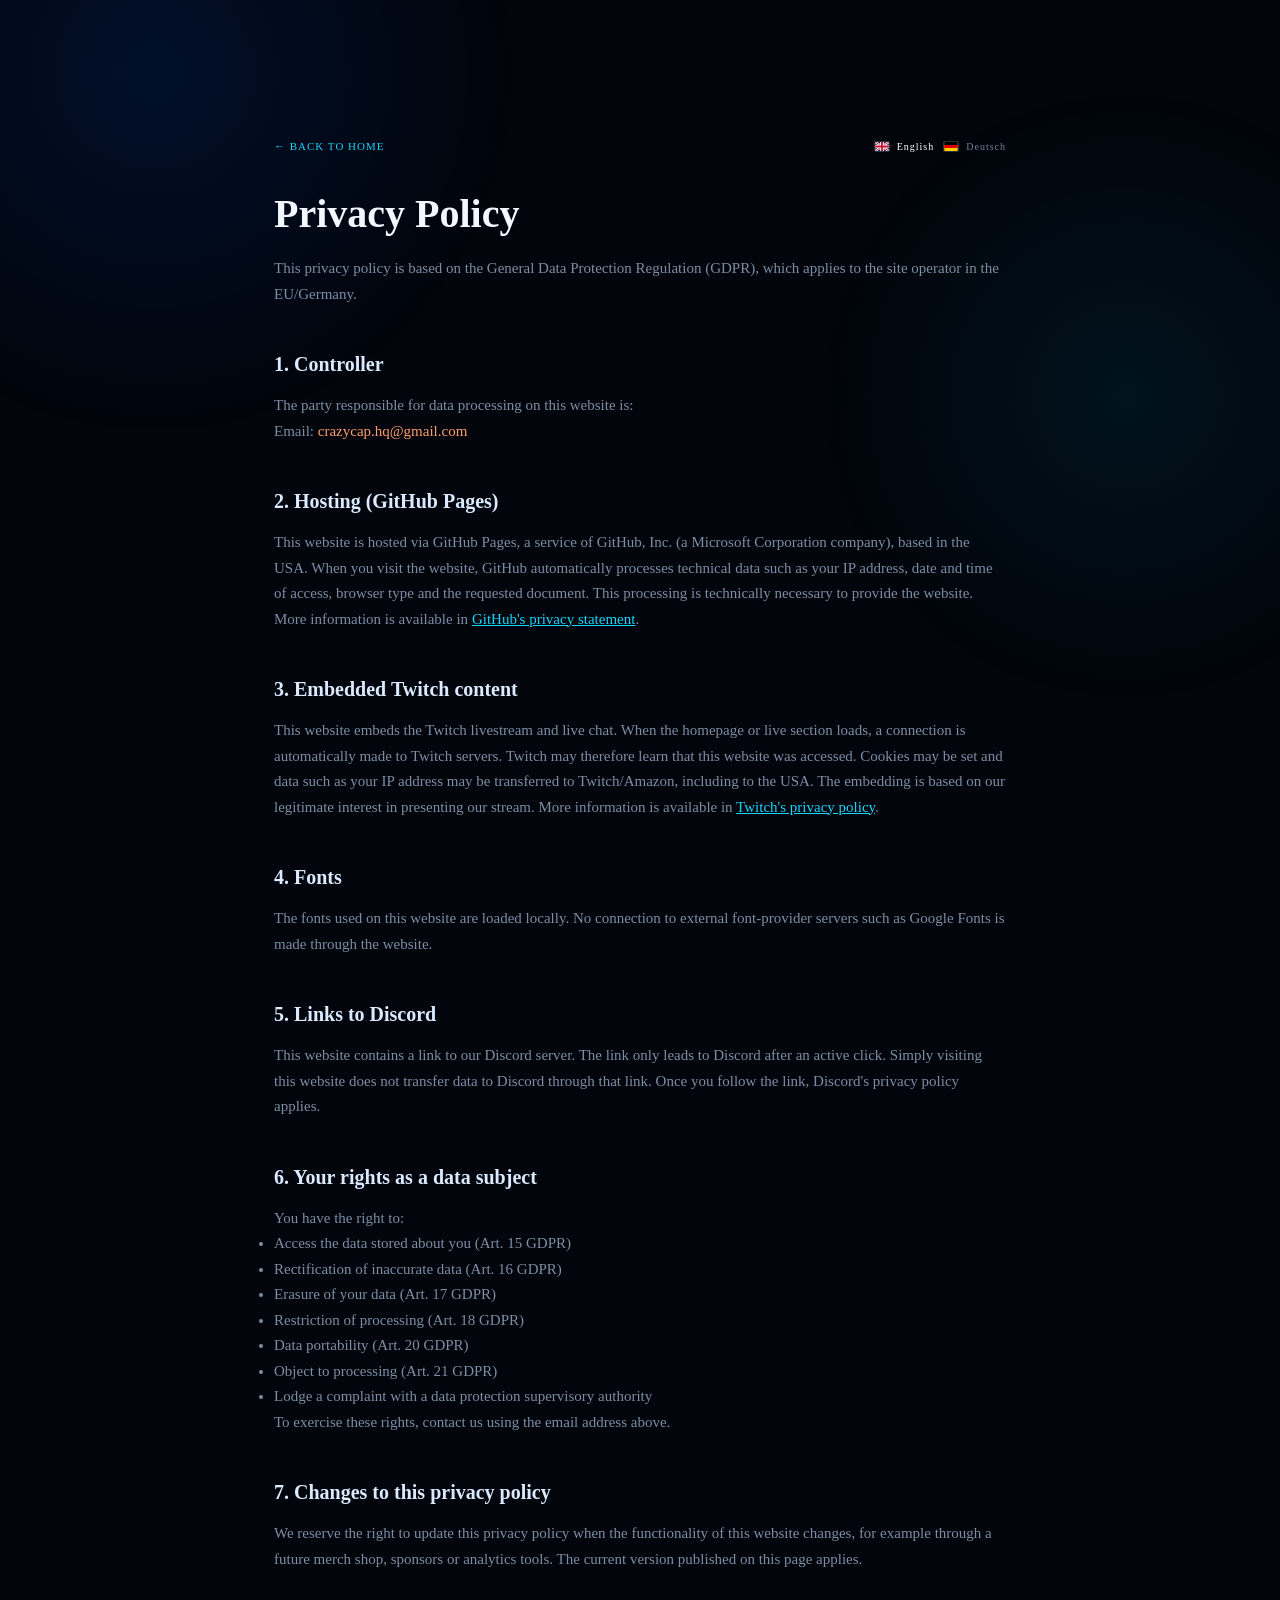
<file: privacy-policy.html>
<!DOCTYPE html>
<html lang="en">
<head>
  <meta charset="UTF-8">
  <meta name="viewport" content="width=device-width, initial-scale=1.0">
  <meta name="robots" content="noindex">
  <title>Privacy Policy | n0w or neVer</title>
  <link rel="stylesheet" href="style.css">
  <style>
    .legal-page { max-width: 780px; margin: 0 auto; padding: 140px 24px 100px; color: var(--text); line-height: 1.7; }
    .legal-page h1, .legal-page h2 { font-family: "Comic Sans MS", cursive; }
    .legal-page h1 { font-size: clamp(28px, 5vw, 40px); margin-bottom: 8px; text-wrap: balance; }
    .legal-page h2 { font-size: 20px; margin: 40px 0 12px; color: var(--ice); text-wrap: balance; }
    .legal-page p, .legal-page li { color: var(--muted); font-size: 15px; }
    .legal-page a { color: var(--cyan); }
    .legal-page .placeholder { color: #ff9f6b; }
    .legal-toolbar { display:flex; justify-content:space-between; align-items:center; gap:16px; margin-bottom:28px; }
    .legal-back { display:inline-block; font:11px "Comic Sans MS", cursive; letter-spacing:1px; color:var(--cyan); text-decoration:none; }
    .legal-lang { display:flex; align-items:center; gap:10px; font:10px "Comic Sans MS", cursive; letter-spacing:1px; }
    .legal-lang a { display:inline-flex; align-items:center; gap:4px; }
    .legal-lang a { text-decoration:none; color:#718096; }
    .legal-lang a.active, .legal-lang a:hover { color:#fff; }
  </style>
</head>
<body>
  <main class="legal-page">
    <div class="legal-toolbar">
      <a class="legal-back" href="index.html">← BACK TO HOME</a>
      <nav class="legal-lang" aria-label="Language">
        <a class="active" href="privacy-policy.html"><svg class="language-flag flag-gb" aria-hidden="true" viewBox="0 0 60 40"><rect width="60" height="40" fill="#012169"/><path d="M0 0 60 40M60 0 0 40" stroke="#fff" stroke-width="10"/><path d="M0 0 60 40M60 0 0 40" stroke="#c8102e" stroke-width="4"/><path d="M30 0v40M0 20h60" stroke="#fff" stroke-width="16"/><path d="M30 0v40M0 20h60" stroke="#c8102e" stroke-width="8"/></svg>English</a>
        <a href="datenschutz.html"><svg class="language-flag flag-de" aria-hidden="true" viewBox="0 0 60 40"><rect width="60" height="40" fill="#ffce00"/><rect width="60" height="13.33" fill="#000"/><rect width="60" height="13.34" y="13.33" fill="#dd0000"/></svg>Deutsch</a>
      </nav>
    </div>
    <h1>Privacy Policy</h1>
    <p>This privacy policy is based on the General Data Protection Regulation (GDPR), which applies to the site operator in the EU/Germany.</p>
    <h2>1. Controller</h2>
    <p>The party responsible for data processing on this website is:<br>Email: <span class="placeholder">crazycap.hq@gmail.com</span></p>
    <h2>2. Hosting (GitHub Pages)</h2>
    <p>This website is hosted via GitHub Pages, a service of GitHub, Inc. (a Microsoft Corporation company), based in the USA. When you visit the website, GitHub automatically processes technical data such as your IP address, date and time of access, browser type and the requested document. This processing is technically necessary to provide the website. More information is available in <a href="https://docs.github.com/site-policy/privacy-policies/github-privacy-statement" target="_blank" rel="noopener">GitHub's privacy statement</a>.</p>
    <h2>3. Embedded Twitch content</h2>
    <p>This website embeds the Twitch livestream and live chat. When the homepage or live section loads, a connection is automatically made to Twitch servers. Twitch may therefore learn that this website was accessed. Cookies may be set and data such as your IP address may be transferred to Twitch/Amazon, including to the USA. The embedding is based on our legitimate interest in presenting our stream. More information is available in <a href="https://legal.twitch.tv/legal/privacy/" target="_blank" rel="noopener">Twitch's privacy policy</a>.</p>
    <h2>4. Fonts</h2>
    <p>The fonts used on this website are loaded locally. No connection to external font-provider servers such as Google Fonts is made through the website.</p>
    <h2>5. Links to Discord</h2>
    <p>This website contains a link to our Discord server. The link only leads to Discord after an active click. Simply visiting this website does not transfer data to Discord through that link. Once you follow the link, Discord's privacy policy applies.</p>
    <h2>6. Your rights as a data subject</h2>
    <p>You have the right to:</p>
    <ul>
      <li>Access the data stored about you (Art. 15 GDPR)</li>
      <li>Rectification of inaccurate data (Art. 16 GDPR)</li>
      <li>Erasure of your data (Art. 17 GDPR)</li>
      <li>Restriction of processing (Art. 18 GDPR)</li>
      <li>Data portability (Art. 20 GDPR)</li>
      <li>Object to processing (Art. 21 GDPR)</li>
      <li>Lodge a complaint with a data protection supervisory authority</li>
    </ul>
    <p>To exercise these rights, contact us using the email address above.</p>
    <h2>7. Changes to this privacy policy</h2>
    <p>We reserve the right to update this privacy policy when the functionality of this website changes, for example through a future merch shop, sponsors or analytics tools. The current version published on this page applies.</p>
  </main>
</body>
</html>
</file>
<file: style.css>
﻿/* =========================================
   ROOT VARIABLES
========================================= */

:root {
  --bg: #02050b;
  --panel: #07101c;
  --panel-2: #0a1523;
  --text: #f3f7ff;
  --muted: #7d8ea4;
  --line: rgba(79, 157, 235, .18);
  --blue: #0b84ff;
  --cyan: #16d6ff;
  --ice: #dbeaff;
  --radius: 22px;
}


/* =========================================
   GLOBAL RESET & BASE
========================================= */

* {
  box-sizing: border-box;
  margin: 0;
  padding: 0;
}


html {
  scroll-behavior: smooth;
}


body {
  font-family: "Comic Sans MS", cursive;
  background: var(--bg);
  color: var(--text);
  overflow-x: hidden;
  line-height: 1.5;
}

button,
input,
textarea,
select {
  font-family: inherit;
}


body::before {
  content: "";
  position: fixed;
  inset: 0;
  pointer-events: none;
  z-index: -5;

  background:
    radial-gradient(
      circle at 12% 8%,
      rgba(0, 90, 255, .13),
      transparent 26%
    ),

    radial-gradient(
      circle at 88% 44%,
      rgba(0, 191, 255, .08),
      transparent 25%
    );
}


.grid {
  display: none;
}


.ambient {
  position: fixed;
  border-radius: 50%;
  filter: blur(120px);
  pointer-events: none;
  z-index: -3;
}


.ambient-a {
  width: 650px;
  height: 650px;
  background: rgba(0, 78, 255, .16);
  top: -260px;
  left: -250px;
}


.ambient-b {
  width: 600px;
  height: 600px;
  background: rgba(0, 185, 255, .11);
  right: -270px;
  top: 45%;
}


.section-shell {
  width: min(1320px, 90%);
  margin: auto;
}


/* =========================================
   HEADER & NAVIGATION
========================================= */

.site-header {
  position: sticky;
  top: 0;
  z-index: 100;

  height: 82px;

  padding:
    0
    max(5vw, 24px);

  display: flex;
  align-items: center;
  justify-content: space-between;

  background:
    rgba(2, 5, 11, .82);

  backdrop-filter:
    blur(20px);

  border-bottom:
    1px solid var(--line);
}


.brand {
  display: flex;
  align-items: center;
  gap: 12px;

  color: #fff;
  text-decoration: none;
}


.brand-logo {
  width: 52px;
  height: 52px;

  object-fit: contain;

  filter:
    drop-shadow(
      0 0 14px
      rgba(0, 149, 255, .25)
    );
}


.site-header .brand-copy {
  display: block;
}


.brand-copy strong {
  display: block;
  font-size: 15px;
  letter-spacing: .2px;
}


.brand-copy small {
  display: block;

  color: #72859d;

  font:
    9px
    "Comic Sans MS",
    monospace;

  letter-spacing: 1.8px;
  margin-top: 3px;
}


.desktop-nav {
  display: flex;
  gap: 31px;
}


.desktop-nav a,
footer a {
  color: #95a5ba;
  text-decoration: none;

  font:
    10px
    "Comic Sans MS",
    monospace;

  letter-spacing: 1.5px;

  transition: .2s;
}


.desktop-nav a:hover,
footer a:hover {
  color: #fff;
}


.header-actions {
  display: flex;
  align-items: center;
  gap: 18px;
}


.live-indicator {
  font:
    10px
    "Comic Sans MS",
    monospace;

  letter-spacing: 1px;

  color: #9fb0c7;

  display: flex;
  align-items: center;
  gap: 7px;
}


.live-indicator-link {
  text-decoration: none;

  padding: 8px 14px;

  border: 1px solid rgba(159, 176, 199, 0.25);
  border-radius: 999px;

  cursor: pointer;

  transition:
    border-color 0.2s ease,
    color 0.2s ease,
    background 0.2s ease;
}


.live-indicator-link:hover {
  color: #fff;

  border-color: var(--cyan);

  background: rgba(34, 211, 238, 0.08);
}


.twitch-glyph {
  width: 15px;
  height: 15px;

  flex-shrink: 0;

  color: #9fb0c7;

  transition: color 0.2s ease;
}


.live-indicator-link:hover .twitch-glyph {
  color: var(--cyan);
}


.live-indicator i {
  width: 7px;
  height: 7px;

  border-radius: 50%;

  background: var(--cyan);

  box-shadow:
    0 0 13px var(--cyan);

  display: inline-block;
}


.live-indicator i.offline {
  background: #718096;

  box-shadow:
    none;
}


.menu-button {
  display: none;

  background: none;
  border: 0;

  color: #fff;

  font-size: 23px;

  cursor: pointer;
}


/* =========================================
   HERO SECTION
========================================= */

.hero {
  min-height: 710px;

  display: grid;

  grid-template-columns:
    1fr
    .9fr;

  gap: 50px;

  align-items: center;

  padding:
    70px
    0
    85px;
}


.eyebrow {
  font:
    10px
    "Comic Sans MS",
    monospace;

  letter-spacing: 2.1px;

  color: #6d98c5;

  display: flex;
  align-items: center;
  gap: 10px;
  white-space: nowrap;
}


.eyebrow > span {
  display: none;
}


.hero h1,
.section-heading h2,
.about-big h2,
.community-cta h2 {
  font-size:
    clamp(
      52px,
      7.2vw,
      108px
    );

  line-height: .88;

  letter-spacing: -.07em;

  margin: 24px 0;

  font-weight: 700;
}


.hero h1 em,
.section-heading h2 em,
.about-big h2 em,
.community-cta h2 em {
  font-style: normal;

  color: var(--cyan);

  text-shadow:
    0 0 38px
    rgba(22, 214, 255, .18);
}


.hero p {
  max-width: 610px;

  color: #91a0b4;

  font-size: 17px;

  line-height: 1.8;
}


.hero p strong {
  color: #dceaff;
}


.hero-actions {
  display: flex;
  gap: 13px;
  flex-wrap: wrap;

  margin-top: 32px;
}


.button {
  display: inline-flex;
  align-items: center;
  gap: 16px;

  padding:
    14px
    20px;

  border-radius: 11px;

  text-decoration: none;

  font:
    10px
    "Comic Sans MS",
    monospace;

  letter-spacing: 1.1px;

  transition: .25s;
}


.button-primary {
  background:
    linear-gradient(
      135deg,
      #066ef5,
      #0ec9ff
    );

  color: #fff;

  box-shadow:
    0 15px 40px
    rgba(0, 117, 255, .23);
}


.button-primary:hover {
  transform:
    translateY(-3px);

  box-shadow:
    0 22px 48px
    rgba(0, 160, 255, .3);
}


.button-ghost {
  color: #d5e7f8;

  border:
    1px solid
    rgba(110, 170, 220, .26);

  background:
    rgba(255, 255, 255, .02);
}


.button-ghost:hover {
  border-color: var(--cyan);

  background:
    rgba(15, 184, 255, .07);
}


.hero-visual {
  min-height: 510px;

  position: relative;

  display: grid;
  place-items: center;
}


.logo-aura {
  position: absolute;

  width: 84%;

  aspect-ratio: 1;

  border-radius: 50%;

  background:
    radial-gradient(
      circle,
      rgba(0, 141, 255, .26),
      rgba(0, 141, 255, .08) 35%,
      transparent 68%
    );

  filter:
    blur(10px);
}


.hero-logo {
  position: relative;

  z-index: 2;

  width:
    min(
      112%,
      590px
    );

  aspect-ratio: 1;

  object-fit: contain;

  filter:
    drop-shadow(0 22px 55px rgba(0, 0, 0, .58))
    drop-shadow(0 0 25px rgba(0, 136, 255, .24))
    drop-shadow(0 0 70px rgba(22, 214, 255, .14));

  opacity: .86;
  mix-blend-mode: screen;
  border-radius: 22%;
  mask-image:
    linear-gradient(to right, transparent 0%, rgba(0, 0, 0, .88) 10%, #000 22%, #000 78%, rgba(0, 0, 0, .88) 90%, transparent 100%),
    linear-gradient(to bottom, transparent 0%, rgba(0, 0, 0, .88) 10%, #000 22%, #000 78%, rgba(0, 0, 0, .88) 90%, transparent 100%);
  mask-composite: intersect;
  -webkit-mask-image:
    linear-gradient(to right, transparent 0%, rgba(0, 0, 0, .88) 10%, #000 22%, #000 78%, rgba(0, 0, 0, .88) 90%, transparent 100%),
    linear-gradient(to bottom, transparent 0%, rgba(0, 0, 0, .88) 10%, #000 22%, #000 78%, rgba(0, 0, 0, .88) 90%, transparent 100%);
  -webkit-mask-composite: source-in;
  will-change: transform;

  animation:
    floatLogo
    14s
    ease-in-out
    infinite;
}


@keyframes floatLogo {
  0%, 100% {
    transform: translate3d(0, 0, 0);
  }

  50% {
    transform: translate3d(0, -12px, 0);
  }
}


/* =========================================
   LIVE SECTION
========================================= */

.live-section {
  padding: 92px 0;
}


.section-heading {
  display: flex;

  justify-content: space-between;

  align-items: end;

  gap: 30px;

  margin-bottom: 32px;
}


.section-heading h2 {
  font-size:
    clamp(
      38px,
      5vw,
      70px
    );

  margin:
    13px
    0
    0;
}


.status-card {
  display: flex;
  align-items: center;
  gap: 12px;

  padding:
    12px
    15px;

  background:
    rgba(255, 255, 255, .025);

  border:
    1px solid var(--line);

  border-radius: 13px;

  min-width: 230px;
}


.status-card > i {
  width: 8px;
  height: 8px;

  border-radius: 22%;

  background: #718096;
}


.status-card > i.live {
  background: var(--cyan);

  box-shadow:
    0 0 15px var(--cyan);
}


.status-card strong {
  display: block;

  font-size: 12px;
}


.status-card span {
  display: block;

  font:
    9px
    "Comic Sans MS",
    monospace;

  color: #718096;

  margin-top: 2px;
}


.live-layout {
  display: grid;

  grid-template-columns:
    minmax(0, 1fr)
    350px;

  gap: 18px;

  align-items: stretch;
}


.video-column {
  min-width: 0;
}


/* =========================================
   TWITCH PLAYER
========================================= */

.player-frame {
  position: relative;

  width: 100%;

  aspect-ratio:
    16 / 9;

  min-height: 300px;

  background: #000;

  border:
    1px solid
    rgba(66, 168, 246, .36);

  border-radius: 20px;

  overflow: hidden;

  box-shadow:
    0 35px 100px
    rgba(0, 0, 0, .58),

    0 0 70px
    rgba(0, 117, 255, .1);
}


.twitch-player {
  position: absolute;

  inset: 0;

  width: 100%;
  height: 100%;

  background: #000;
}


.twitch-player iframe {
  display: block;

  width: 100% !important;
  height: 100% !important;

  border: 0;
}


/* =========================================
   TWITCH CHAT
========================================= */

.chat-frame {
  min-height: 100%;

  display: flex;
  flex-direction: column;

  background:
    linear-gradient(
      145deg,
      rgba(8, 17, 29, .98),
      rgba(5, 10, 18, .98)
    );

  border:
    1px solid
    rgba(66, 168, 246, .28);

  border-radius: 20px;

  overflow: hidden;

  box-shadow:
    0 28px 80px
    rgba(0, 0, 0, .38);
}


.chat-header {
  height: 48px;

  flex:
    0
    0
    48px;

  padding:
    0
    16px;

  display: flex;
  align-items: center;

  gap: 9px;

  border-bottom:
    1px solid var(--line);

  font:
    10px
    "Comic Sans MS",
    monospace;

  letter-spacing: 1px;
}


.chat-header strong {
  font-weight: 500;
}


.chat-header > span:last-child {
  margin-left: auto;

  color: #6e8298;

  font-size: 8px;
}


.chat-live-dot {
  width: 7px;
  height: 7px;

  border-radius: 50%;

  background: var(--cyan);

  box-shadow:
    0 0 12px var(--cyan);
}


.chat-live-dot.offline {
  background: #718096;

  box-shadow: none;
}


.chat-frame iframe {
  display: block;

  flex: 1;

  width: 100%;

  min-height: 0;

  border: 0;

  background: #000;
}


/* =========================================
   STREAM FOOTER
========================================= */

.stream-footer {
  display: flex;

  justify-content: space-between;

  gap: 30px;

  margin-top: 20px;

  align-items: center;
}


.tag {
  font:
    9px
    "Comic Sans MS",
    monospace;

  letter-spacing: 1.4px;

  color: #56d6ff;

  background:
    rgba(0, 166, 255, .1);

  padding:
    6px
    8px;

  border-radius: 5px;
}


.stream-info h3 {
  font-size: 21px;

  margin-top: 11px;
}


.stream-info p {
  color: #718096;

  font-size: 13px;

  margin-top: 4px;
}


.stream-actions {
  display: flex;

  gap: 9px;

  flex-wrap: wrap;
}


.icon-button {
  border:
    1px solid var(--line);

  background: #090f18;

  color: #b5c4d5;

  padding:
    11px
    13px;

  border-radius: 9px;

  text-decoration: none;

  font:
    9px
    "Comic Sans MS",
    monospace;

  letter-spacing: 1px;

  cursor: pointer;
}


.icon-button:hover {
  border-color:
    rgba(22, 214, 255, .6);

  color: #fff;
}


/* =========================================
   SCHEDULE SECTION
========================================= */

.schedule-section {
  padding:
    0
    0
    120px;
}


.compact {
  align-items: end;
}


.section-intro {
  max-width: 390px;

  color: #718096;

  font-size: 14px;
}


.schedule-grid {
  display: grid;

  grid-template-columns:
    repeat(3, 1fr);

  gap: 16px;
}


.schedule-card {
  position: relative;

  min-height: 290px;

  padding: 28px;

  background:
    linear-gradient(
      145deg,
      #09111d,
      #05080e
    );

  border:
    1px solid var(--line);

  border-radius: 17px;

  overflow: hidden;

  transition: .3s;
}


.schedule-card:hover {
  transform:
    translateY(-6px);

  border-color:
    rgba(22, 214, 255, .45);
}


.schedule-card.featured {
  background:
    linear-gradient(
      145deg,
      #0a2742,
      #07101c
    );
}


.schedule-label {
  font:
    9px
    "Comic Sans MS",
    monospace;

  color: #6388af;

  letter-spacing: 1.4px;
}


.schedule-time {
  font-size: 46px;

  font-weight: 700;

  letter-spacing: -3px;

  margin:
    40px
    0
    8px;
}


.schedule-card h3 {
  font-size: 17px;

  letter-spacing: .5px;
}


.schedule-card p {
  font-size: 13px;

  color: #758297;

  line-height: 1.7;

  margin-top: 9px;

  max-width: 290px;
}


.schedule-arrow {
  position: absolute;

  right: 23px;
  bottom: 19px;

  color: var(--cyan);

  font-size: 20px;
}


/* =========================================
   ABOUT SECTION
========================================= */

.about-section {
  display: grid;

  grid-template-columns:
    1fr
    1fr;

  gap: 100px;

  padding:
    100px
    0;

  border-top:
    1px solid var(--line);
}


.about-big h2 {
  font-size:
    clamp(
      40px,
      5vw,
      72px
    );
}


.about-copy {
  padding-top: 42px;
}


.about-copy p {
  color: #7e8b9f;

  line-height: 1.85;

  margin-bottom: 18px;
}


.about-copy .lead {
  color: #c4d2e1;

  font-size: 18px;
}


.principles {
  margin-top: 42px;

  border-top:
    1px solid var(--line);
}


.principles div {
  padding:
    18px
    0;

  border-bottom:
    1px solid var(--line);

  display: grid;

  grid-template-columns:
    45px
    1fr;

  column-gap: 12px;
}


.principles span {
  color: var(--cyan);

  font:
    10px
    "Comic Sans MS",
    monospace;

  padding-top: 4px;
}


.principles strong {
  font-size: 12px;

  letter-spacing: 1px;
}


.principles p {
  grid-column: 2;

  margin:
    3px
    0
    0;

  font-size: 12px;
}


/* =========================================
   COMMUNITY CTA
========================================= */

.community-cta {
  margin-bottom: 100px;

  padding:
    60px
    68px;

  display: grid;

  grid-template-columns:
    220px
    1fr;

  gap: 50px;

  align-items: center;

  background:
    radial-gradient(
      circle at 85% 15%,
      rgba(0, 152, 255, .19),
      transparent 28%
    ),

    linear-gradient(
      145deg,
      #09121f,
      #05080e
    );

  border: 0;

  border-radius: 25px;

  position: relative;

  overflow: hidden;
}


.cta-logo-wrap {
  display: grid;
  place-items: center;
  position: relative;
}


.cta-logo-wrap::before {
  content: "";
  position: absolute;
  width: 240px;
  aspect-ratio: 1;
  border-radius: 50%;
  background: radial-gradient(
    circle,
    rgba(0, 166, 255, .28),
    rgba(0, 100, 255, .1) 42%,
    transparent 70%
  );
  filter: blur(18px);
  pointer-events: none;
}


.cta-logo-wrap img {
  width: 210px;
  border-radius: 50%;

  filter:
    drop-shadow(0 0 30px rgba(0, 142, 255, .3))
    drop-shadow(0 0 65px rgba(22, 214, 255, .18));
  mix-blend-mode: screen;
  opacity: .82;
  mask-image:
    linear-gradient(to right, transparent 0%, rgba(0, 0, 0, .88) 10%, #000 22%, #000 78%, rgba(0, 0, 0, .88) 90%, transparent 100%),
    linear-gradient(to bottom, transparent 0%, rgba(0, 0, 0, .88) 10%, #000 22%, #000 78%, rgba(0, 0, 0, .88) 90%, transparent 100%);
  mask-composite: intersect;
  -webkit-mask-image:
    linear-gradient(to right, transparent 0%, rgba(0, 0, 0, .88) 10%, #000 22%, #000 78%, rgba(0, 0, 0, .88) 90%, transparent 100%),
    linear-gradient(to bottom, transparent 0%, rgba(0, 0, 0, .88) 10%, #000 22%, #000 78%, rgba(0, 0, 0, .88) 90%, transparent 100%);
  -webkit-mask-composite: source-in;
}


.community-cta h2 {
  font-size:
    clamp(
      40px,
      5vw,
      75px
    );

  margin-bottom: 15px;
}


.community-cta p {
  color: #8494a9;
}


/* =========================================
   FOOTER & TOAST
========================================= */

footer {
  border-top: 0;

  padding:
    26px
    max(5vw, 24px);

  display: flex;

  align-items: center;

  justify-content: space-between;

  gap: 25px;

  color: #657288;

  font:
    10px
    "Comic Sans MS",
    monospace;

  letter-spacing: .4px;
}

/* Keep the interface soft and organic instead of using rigid rules. */
.site-header,
.status-card,
.player-frame,
.chat-frame,
.schedule-card,
.about-section,
.principles,
.principles div,
.icon-button,
.toast {
  border-color: transparent;
}

[data-lang="de"] .community-cta h2 em {
  display: block;
  text-align: center;
}

/* Legal pages use the same readable typography in both languages. */
.legal-page,
.legal-page * {
  font-family: "Comic Sans MS", cursive !important;
  font-style: normal !important;
}

.legal-page h1 {
  font-size: clamp(28px, 5vw, 40px) !important;
}

.legal-page h2 {
  font-size: 20px !important;
}

.legal-page p,
.legal-page li {
  font-size: 15px !important;
}

.legal-page .legal-back {
  font-size: 11px !important;
}

.legal-page .legal-lang,
.legal-page .legal-lang a {
  font-size: 10px !important;
}


.footer-brand {
  transform:
    scale(.88);

  transform-origin: left;
}


.toast {
  position: fixed;

  left: 50%;
  bottom: 30px;

  transform:
    translate(-50%, 30px);

  opacity: 0;

  pointer-events: none;

  background: #0d1622;

  border:
    1px solid
    rgba(70, 200, 255, .3);

  padding:
    12px
    18px;

  border-radius: 10px;

  color: #d8e8f8;

  font:
    10px
    "Comic Sans MS",
    monospace;

  transition: .3s;

  z-index: 200;
}


.toast.show {
  opacity: 1;

  transform:
    translate(-50%, 0);
}


/* =========================================
   RESPONSIVE
========================================= */

@media (max-width: 1080px) {


  .live-layout {
    grid-template-columns: 1fr;
  }


  .chat-frame {
    height: 520px;
  }


  .player-frame {
    border-radius: 16px;
  }


  .hero {
    gap: 20px;
  }

}


@media (max-width: 900px) {


  .desktop-nav {
    display: none;
  }


  .menu-button {
    display: block;
  }


  .desktop-nav.mobile-open {
    position: absolute;

    display: flex;

    flex-direction: column;

    top: 82px;
    left: 0;
    right: 0;

    padding: 22px;

    background: #060b12;

    border-bottom:
      1px solid var(--line);
  }


  .hero {
    grid-template-columns: 1fr;

    padding:
      50px
      0
      75px;
  }


  .hero-visual {
    order: -1;

    min-height: 390px;
  }


  .hero-logo {
    width:
      min(
        100%,
        430px
      );
  }


  .section-heading,
  .stream-footer {
    align-items: flex-start;

    flex-direction: column;
  }


  .schedule-grid {
    grid-template-columns: 1fr;
  }


  .about-section {
    grid-template-columns: 1fr;

    gap: 10px;
  }


  .about-copy {
    padding-top: 0;
  }


  .community-cta {
    grid-template-columns: 1fr;

    padding:
      46px
      30px;

    gap: 18px;
  }


  .cta-logo-wrap {
    display: none;
  }


  .stream-actions {
    width: 100%;
  }

}


@media (max-width: 560px) {


  .site-header {
    height: 70px;
  }


  .brand-logo {
    width: 43px;
    height: 43px;
  }


  .brand-copy small {
    display: none;
  }


  .header-actions {
    gap: 10px;
  }


  .hero h1 {
    font-size:
      clamp(
        55px,
        15vw,
        80px
      );
  }


  .hero-visual {
    min-height: 300px;
  }


  .hero-logo {
    width: 310px;
  }


  .live-section {
    padding:
      70px
      0;
  }


  .player-frame {
    min-height: 0;

    border-radius: 12px;
  }


  .chat-frame {
    height: 560px;

    border-radius: 14px;
  }


  .stream-actions .icon-button {
    flex: 1;

    text-align: center;
  }


  .community-cta {
    margin-bottom: 70px;
  }


  footer {
    flex-direction: column;

    align-items: flex-start;
  }


  .section-intro {
    display: none;
  }

}

/* =========================================
   GLOBAL TYPOGRAPHY
   All visible website text is italic.
========================================= */

body,
body * {
  font-style: italic !important;
}


/* =========================================
   LANGUAGE DROPDOWN
========================================= */

.language-switcher {
  position: relative;
  display: inline-flex;
  align-items: center;
  flex-shrink: 0;
}

.language-dropdown-button {
  display: inline-flex;
  align-items: center;
  justify-content: center;
  gap: 4px;
  min-width: 92px;
  border: 1px solid rgba(159, 176, 199, .25);
  border-radius: 999px;
  background: rgba(255, 255, 255, .02);
  color: #9fb0c7;
  padding: 8px 13px;
  font: 10px "Comic Sans MS", cursive;
  letter-spacing: 1px;
  cursor: pointer;
  transition: .2s;
}

.language-flag {
  display: block;
  width: 14px;
  height: 9px;
  flex: 0 0 14px;
  vertical-align: middle;
  margin-right: 4px;
  border-radius: 1px;
  overflow: hidden;
  box-shadow: 0 0 0 1px rgba(255, 255, 255, .18);
}

.language-option {
  display: flex !important;
  flex-direction: row !important;
  flex-wrap: nowrap;
  align-items: center;
  justify-content: flex-start;
  gap: 4px;
  white-space: nowrap;
}

.language-option .language-flag {
  display: block;
  margin-right: 1px;
}

.language-dropdown-button::after {
  content: "";
  display: inline-block;
  width: 0;
  height: 0;
  margin-left: 8px;
  vertical-align: middle;
  border-left: 4px solid transparent;
  border-right: 4px solid transparent;
  border-top: 5px solid var(--cyan);
  transition: transform .2s ease;
}

.language-dropdown-button[aria-expanded="true"]::after {
  transform: rotate(180deg);
}

.language-dropdown-button:hover,
.language-dropdown-button[aria-expanded="true"] {
  color: #fff;
  border-color: var(--cyan);
  background: rgba(22, 214, 255, .07);
}

.language-dropdown {
  position: absolute;
  top: calc(100% + 9px);
  right: 0;
  min-width: 118px;
  padding: 6px;
  display: none;
  flex-direction: column;
  gap: 3px;
  background: rgba(5, 11, 19, .98);
  border: 1px solid var(--line);
  border-radius: 12px;
  box-shadow: 0 18px 45px rgba(0, 0, 0, .45);
  backdrop-filter: blur(16px);
}

.language-dropdown .language-option {
  min-height: 32px;
}

.language-dropdown.open {
  display: flex;
}

.language-option {
  width: 100%;
  border: 0;
  border-radius: 8px;
  background: transparent;
  color: #91a0b4;
  padding: 9px 10px;
  text-align: left;
  font: 10px "Comic Sans MS", cursive;
  letter-spacing: 1px;
  cursor: pointer;
  transition: .2s;
}

.language-option:hover,
.language-option.active {
  color: #fff;
  background: rgba(22, 214, 255, .09);
}


/* =========================================
   SCHEDULE LINE CONTROL
========================================= */

.schedule-time {
  white-space: nowrap;
}

.schedule-card h3 {
  white-space: nowrap;
}

.section-heading h2,
.about-big h2,
.community-cta h2 {
  text-wrap: balance;
}

@media (max-width: 560px) {
  .hero-logo {
    width: min(108%, 430px);
  }

  .schedule-card h3 {
    white-space: normal;
  }

  .schedule-time {
    font-size: clamp(30px, 9vw, 46px);
  }

  .language-dropdown-button {
    min-width: 82px;
    padding: 7px 10px;
  }
}
</file>
